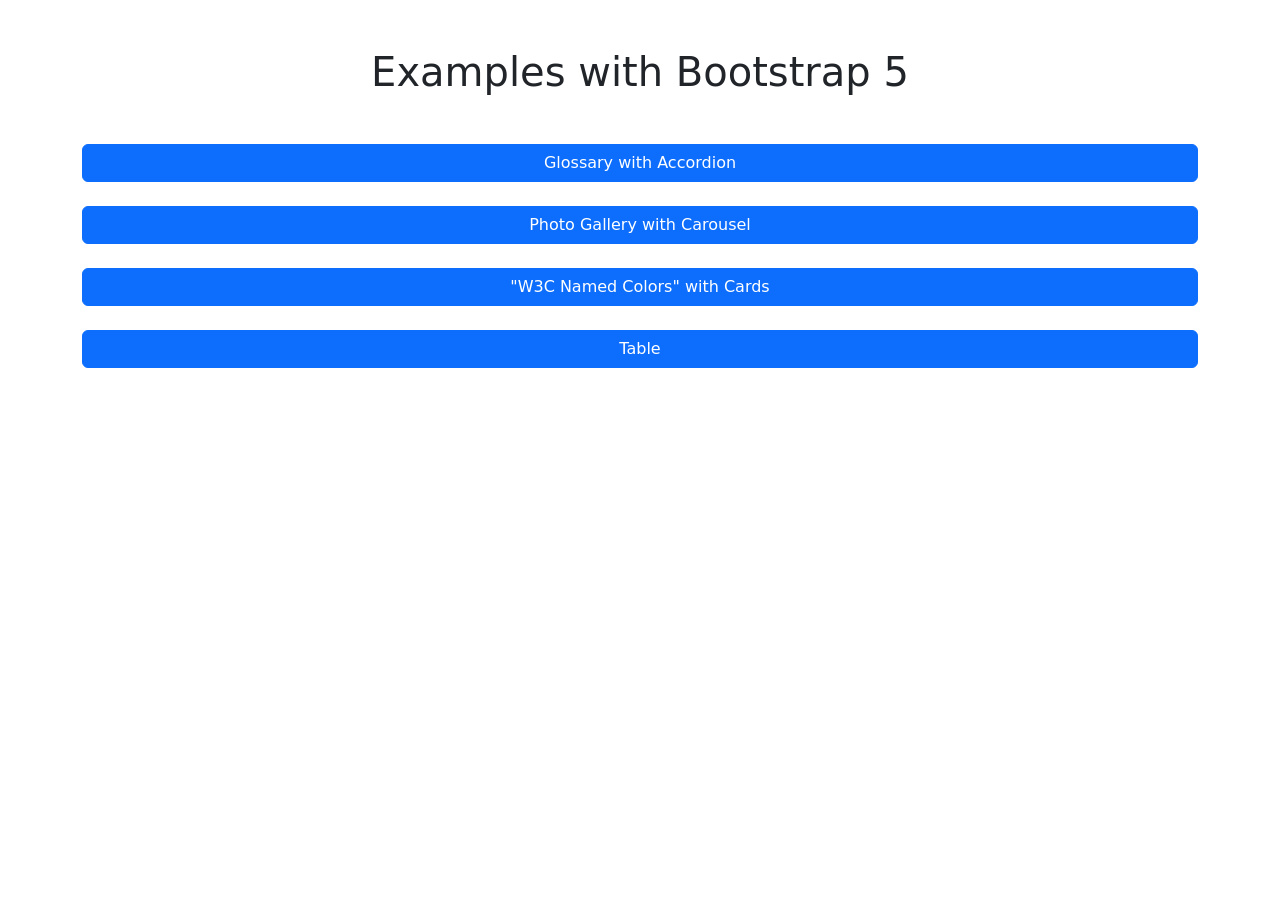
<file: docs/index.html>
<!DOCTYPE html>
<html lang="en">
    <head>
        <meta charset="utf-8" >
        <title>Bootstrap 5 Examples Without Custom JavaScript</title>
        <meta name="viewport" content="width=device-width, initial-scale=1">
        <!-- Include Bootstrap CSS + JS as described at https://getbootstrap.com/docs/5.3/getting-started/introduction/#quick-start -->
        <link href="https://cdn.jsdelivr.net/npm/bootstrap@5.3.8/dist/css/bootstrap.min.css"
              rel="stylesheet"
              integrity="sha384-sRIl4kxILFvY47J16cr9ZwB07vP4J8+LH7qKQnuqkuIAvNWLzeN8tE5YBujZqJLB"
              crossorigin="anonymous">
        <style>
                /* Rule to visualize the container width */
                /* .container-sm { background-color: yellow;} */
        </style>
    </head>
    <body>

        <div class="container-sm">

            <h1 class="text-center my-5">Examples with Bootstrap 5</h1><!-- my-5: margin top+bottom 3 -->

            <div class="d-grid gap-4">

                <a class="btn btn-primary"
                   href="examples/GlossaryWithAccordion.html">Glossary with Accordion</a>

                <a class="btn btn-primary"
                   href="examples/PhotoGalleryWithCarousel.html">Photo Gallery with Carousel</a>

                <a class="btn btn-primary"
                   href="examples/W3cNamedColorsCards.html">"W3C Named Colors" with Cards</a>

                <a class="btn btn-primary"
                   href="examples/Table.html">Table</a>

            </div>

            <!--
            <div class="row mt-5 text-center">
                <div class="d-block d-sm-none"           ><h3><b>Current breakpoint:</b> <code>extra small (xs)</code></h3></div>
                <div class="d-none d-sm-block d-md-none" ><h3><b>Current breakpoint:</b> <code>small (sm)</code></h3></div>
                <div class="d-none d-md-block d-lg-none" ><h3><b>Current breakpoint:</b> <code>medium (md)</code></h3></div>
                <div class="d-none d-lg-block d-xl-none" ><h3><b>Current breakpoint:</b> <code>large (lg)</code></h3></div>
                <div class="d-none d-xl-block"           ><h3><b>Current breakpoint:</b> <code>extra large (xl)</code></h3></div>
            </div>
            -->

        </div>

       <script src="https://cdn.jsdelivr.net/npm/bootstrap@5.3.8/dist/js/bootstrap.bundle.min.js"
               integrity="sha384-FKyoEForCGlyvwx9Hj09JcYn3nv7wiPVlz7YYwJrWVcXK/BmnVDxM+D2scQbITxI"
               crossorigin="anonymous"></script>
    </body>
</html>
</file>
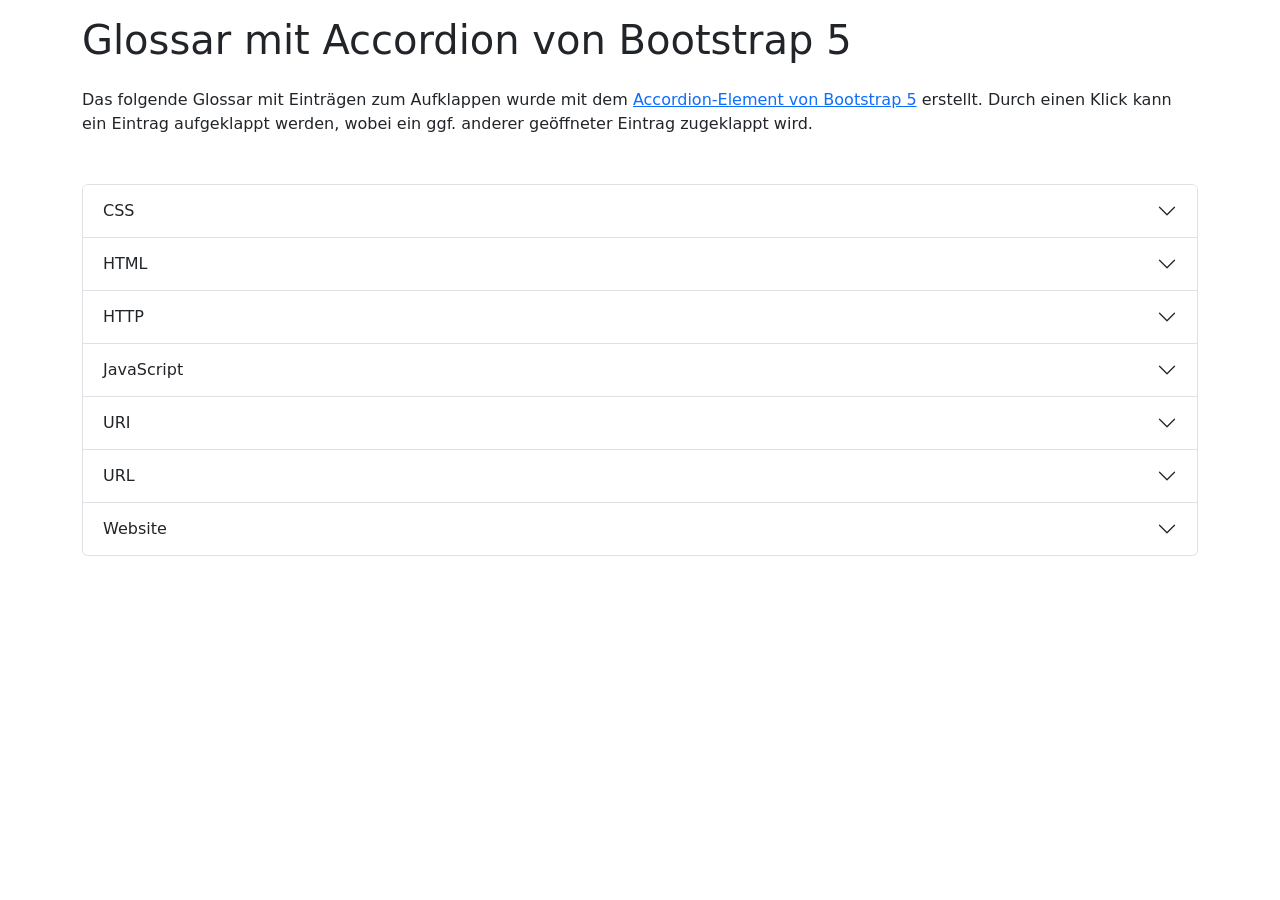
<file: docs/beispiele/GlossarMitAccordion.html>
<!DOCTYPE html>
<html lang="de">
    <head>
        <meta charset="utf-8" >
        <title>Bootstrap-Beispiel: Glossar</title>
        <meta name="viewport" content="width=device-width, initial-scale=1">
        <link href="https://cdn.jsdelivr.net/npm/bootstrap@5.3.2/dist/css/bootstrap.min.css" rel="stylesheet" integrity="sha384-T3c6CoIi6uLrA9TneNEoa7RxnatzjcDSCmG1MXxSR1GAsXEV/Dwwykc2MPK8M2HN" crossorigin="anonymous">
        <script src="https://cdn.jsdelivr.net/npm/bootstrap@5.3.2/dist/js/bootstrap.bundle.min.js" integrity="sha384-C6RzsynM9kWDrMNeT87bh95OGNyZPhcTNXj1NW7RuBCsyN/o0jlpcV8Qyq46cDfL" crossorigin="anonymous"></script>
        <style>
          <!--
              /* Regel um Breite von Container zu visualisieren */
              /* .container-sm { background-color: yellow; }  */
          -->
      </style>
    </head>
    <body>

        <div class="container-sm">

            <h1 class="mt-3 mb-4">Glossar mit Accordion von Bootstrap 5</h1>

            <p>
                Das folgende Glossar mit Einträgen zum Aufklappen wurde mit dem
                <a href="https://getbootstrap.com/docs/5.3/components/accordion/" target="_blank">Accordion-Element von Bootstrap 5</a>
                erstellt.
                Durch einen Klick kann ein Eintrag aufgeklappt werden, wobei ein ggf. anderer geöffneter Eintrag zugeklappt wird.
            </p>

            <div class="accordion my-5" id="accordionGlossar">

                <div class="accordion-item">
                  <h2 class="accordion-header">
                    <button class="accordion-button collapsed" type="button" data-bs-toggle="collapse" data-bs-target="#collapse-css" aria-expanded="false" aria-controls="collapse-css">
                      CSS
                    </button>
                  </h2>
                  <div id="collapse-css" class="accordion-collapse collapse" data-bs-parent="#accordionGlossar">
                    <div class="accordion-body">
                        <strong>Cascading Style Sheets.</strong> Deklarative Programmiersprache, mit der das Aussehen einer HTML-Seite definiert werden kann.
                    </div>
                  </div>
                </div>

                <div class="accordion-item">
                  <h2 class="accordion-header">
                    <button class="accordion-button collapsed" type="button" data-bs-toggle="collapse" data-bs-target="#collapse-html" aria-expanded="false" aria-controls="collapse-html">
                      HTML
                    </button>
                  </h2>
                  <div id="collapse-html" class="accordion-collapse collapse" data-bs-parent="#accordionGlossar">
                    <div class="accordion-body">
                        <strong>Hypertext Markup Language.</strong> Auszeichnungssprache, mit der die Struktur und der eigentliche Inhalt (v.a. Texte) einer Webseite definiert wird.
                    </div>
                  </div>
                </div>

                <div class="accordion-item">
                  <h2 class="accordion-header">
                    <button class="accordion-button collapsed" type="button" data-bs-toggle="collapse" data-bs-target="#collapse-http" aria-expanded="false" aria-controls="collapse-http">
                      HTTP
                    </button>
                  </h2>
                  <div id="collapse-http" class="accordion-collapse collapse" data-bs-parent="#accordionGlossar">
                    <div class="accordion-body">
                        <strong>Hypertext Transfer Protocol.</strong> Ein zustandsloses Protokoll auf der Anwendungsschicht, das u.a. zur Übertragung der Dateien von einer Web-Seite vom Server zum Browser verwendet wird.
                    </div>
                  </div>
                </div>

                <div class="accordion-item">
                    <h2 class="accordion-header">
                      <button class="accordion-button collapsed" type="button" data-bs-toggle="collapse" data-bs-target="#collapse-javascript" aria-expanded="false" aria-controls="collapse-javascript">
                        JavaScript
                      </button>
                    </h2>
                    <div id="collapse-javascript" class="accordion-collapse collapse" data-bs-parent="#accordionGlossar">
                      <div class="accordion-body">
                        <strong>Programmiersprache.</strong> Mit JavaScript kann Code in eine Webseite eingebettet werden, der im Browser ausgeführt wird.
                      </div>
                    </div>
                </div>

                <div class="accordion-item">
                    <h2 class="accordion-header">
                      <button class="accordion-button collapsed" type="button" data-bs-toggle="collapse" data-bs-target="#collapse-uri" aria-expanded="false" aria-controls="collapse-uri">
                        URI
                      </button>
                    </h2>
                    <div id="collapse-uri" class="accordion-collapse collapse" data-bs-parent="#accordionGlossar">
                      <div class="accordion-body">
                        <strong>Uniform Resource Identifier.</strong> Zeichenkette zur eindeutigen Definition einer Ressource; URLs sind ein Speziallfall von URIs.
                      </div>
                    </div>
                </div>

                <div class="accordion-item">
                    <h2 class="accordion-header">
                      <button class="accordion-button collapsed" type="button" data-bs-toggle="collapse" data-bs-target="#collapse-url" aria-expanded="false" aria-controls="collapse-url">
                        URL
                      </button>
                    </h2>
                    <div id="collapse-url" class="accordion-collapse collapse" data-bs-parent="#accordionGlossar">
                      <div class="accordion-body">
                        <strong>Uniform Resource Locator.</strong> Ein Speziallfall einer URI, der auch die Information beinhaltet, wo man die Ressource herbekommt.
                        URLs sind das, was man in die Adresszeile eine Browsers normalerweise eingibt, um eine bestimmte Webseite aufzurufen.
                      </div>
                    </div>
                </div>

                <div class="accordion-item">
                    <h2 class="accordion-header">
                      <button class="accordion-button collapsed" type="button" data-bs-toggle="collapse" data-bs-target="#collapse-website" aria-expanded="false" aria-controls="collapse-website">
                        Website
                      </button>
                    </h2>
                    <div id="collapse-website" class="accordion-collapse collapse" data-bs-parent="#accordionGlossar">
                      <div class="accordion-body">
                        <strong>Sammlung von Web-Seiten.</strong> Eine Website besteht aus einer oder mehreren Web-Seiten (HTML-Dokumente)
                        und kann unter einer bestimmten URL (oftmals eine Domain) abgerufen werden.
                      </div>
                    </div>
                </div>

                <!--
                    Für jedes weitere Accordion-Element muss eine eindeutige ID für "div > div" vergeben werden.
                    Diese ID muss in "div > h2 > button" für die Attribute "data-bas-target" und "aria-controls"
                    als Wert eingetragen werden, wobei bei "data-bas-target" noch das "#" voranzustellen ist.
                 -->


                <!--
                <div class="row mt-5 text-center">
                  <div class="d-block d-sm-none"           ><h3><b>Aktuelle Größenstufe:</b> <code>extra small (xs)</code></h3></div>
                  <div class="d-none d-sm-block d-md-none" ><h3><b>Aktuelle Größenstufe:</b> <code>small (sm)</code></h3></div>
                  <div class="d-none d-md-block d-lg-none" ><h3><b>Aktuelle Größenstufe:</b> <code>medium (md)</code></h3></div>
                  <div class="d-none d-lg-block d-xl-none" ><h3><b>Aktuelle Größenstufe:</b> <code>large (lg)</code></h3></div>
                  <div class="d-none d-xl-block"           ><h3><b>Aktuelle Größenstufe:</b> <code>extra large (xl)</code></h3></div>
                </div>
                -->

            </div>

        </div>

    </body>
</html>
</file>
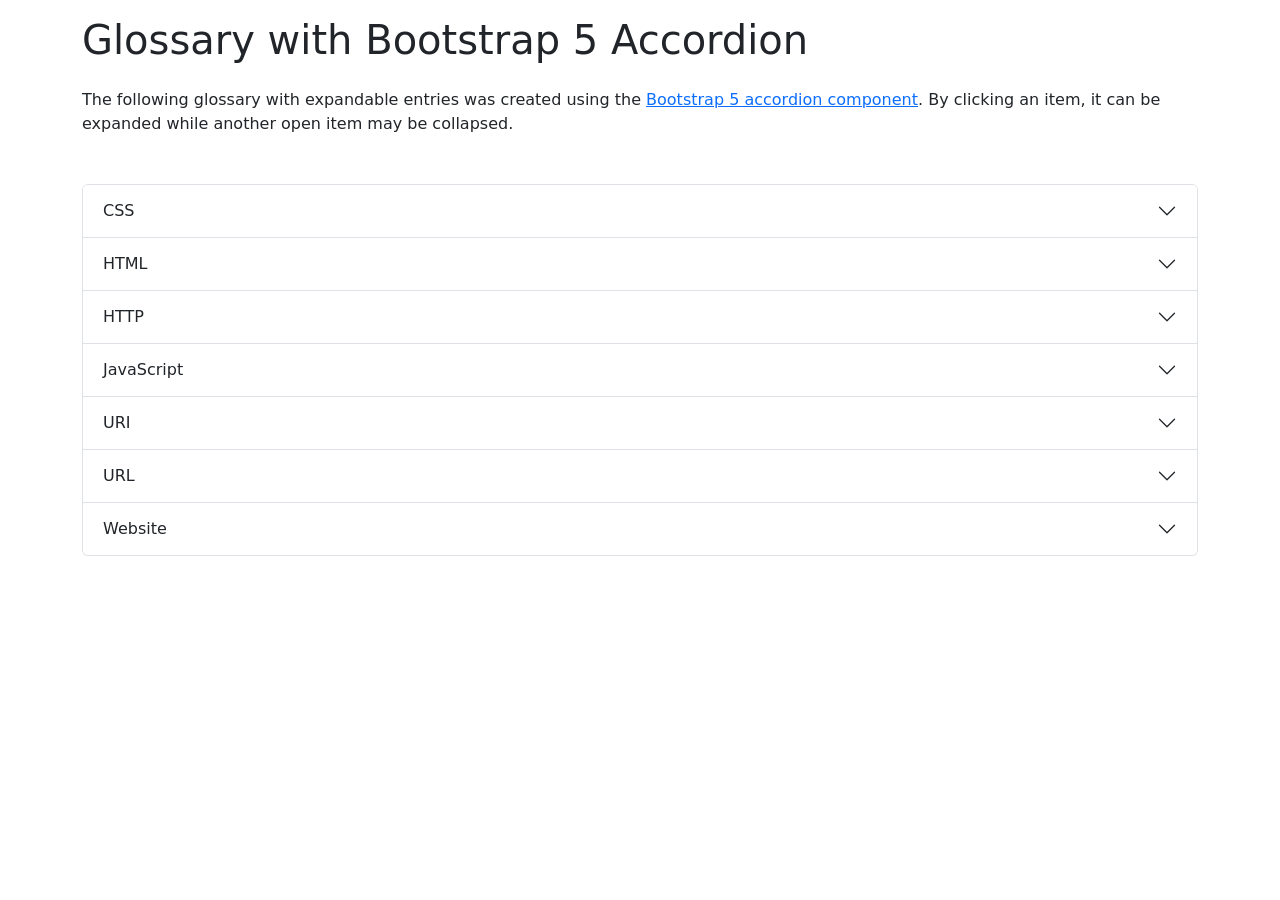
<file: docs/examples/GlossaryWithAccordion.html>
<!DOCTYPE html>
<html lang="en">
    <head>
        <meta charset="utf-8" >
        <title>Bootstrap Example: Glossary</title>
        <meta name="viewport" content="width=device-width, initial-scale=1">
        <link href="https://cdn.jsdelivr.net/npm/bootstrap@5.3.8/dist/css/bootstrap.min.css"
              rel="stylesheet"
              integrity="sha384-sRIl4kxILFvY47J16cr9ZwB07vP4J8+LH7qKQnuqkuIAvNWLzeN8tE5YBujZqJLB"
              crossorigin="anonymous">
        <style>
        <!--
              /* Rule to visualize the width of the container */
              /* .container-sm { background-color: yellow; }  */
          -->
      </style>
    </head>
    <body>

        <div class="container-sm">

            <h1 class="mt-3 mb-4">Glossary with Bootstrap 5 Accordion</h1>

            <p>
                The following glossary with expandable entries was created using the
                <a href="https://getbootstrap.com/docs/5.3/components/accordion/" target="_blank">Bootstrap 5 accordion component</a>.
                By clicking an item, it can be expanded while another open item may be collapsed.
            </p>

            <div class="accordion my-5" id="accordionGlossar">

                <div class="accordion-item">
                  <h2 class="accordion-header">
                    <button class="accordion-button collapsed" 
                            type="button" 
                            data-bs-toggle="collapse" 
                            data-bs-target="#collapse-css" 
                            aria-expanded="false" 
                            aria-controls="collapse-css">
                      CSS
                    </button>
                  </h2>
                  <div id="collapse-css" class="accordion-collapse collapse" data-bs-parent="#accordionGlossar">
                    <div class="accordion-body">
                        <strong>Cascading Style Sheets.</strong>
                        A declarative programming language used to define the appearance of an HTML page.
                    </div>
                  </div>
                </div>

                <div class="accordion-item">
                  <h2 class="accordion-header">
                    <button class="accordion-button collapsed" 
                            type="button" 
                            data-bs-toggle="collapse" 
                            data-bs-target="#collapse-html" 
                            aria-expanded="false" 
                            aria-controls="collapse-html">
                      HTML
                    </button>
                  </h2>
                  <div id="collapse-html" class="accordion-collapse collapse" data-bs-parent="#accordionGlossar">
                    <div class="accordion-body">
                        <strong>Hypertext Markup Language.</strong>
                        A markup language used to define the structure and actual content (especially text) of a web page.
                    </div>
                  </div>
                </div>

                <div class="accordion-item">
                  <h2 class="accordion-header">
                    <button class="accordion-button collapsed" 
                            type="button" 
                            data-bs-toggle="collapse" 
                            data-bs-target="#collapse-http" 
                            aria-expanded="false" 
                            aria-controls="collapse-http">
                      HTTP
                    </button>
                  </h2>
                  <div id="collapse-http" class="accordion-collapse collapse" data-bs-parent="#accordionGlossar">
                    <div class="accordion-body">
                        <strong>Hypertext Transfer Protocol.</strong>
                        A stateless application-layer protocol used, among other things, to transfer files from a website's server to the browser.
                    </div>
                  </div>
                </div>

                <div class="accordion-item">
                    <h2 class="accordion-header">
                      <button class="accordion-button collapsed" 
                              type="button" 
                              data-bs-toggle="collapse" 
                              data-bs-target="#collapse-javascript" 
                              aria-expanded="false" 
                              aria-controls="collapse-javascript">
                        JavaScript
                      </button>
                    </h2>
                    <div id="collapse-javascript" class="accordion-collapse collapse" data-bs-parent="#accordionGlossar">
                      <div class="accordion-body">
                        <strong>Programming language.</strong>
                        JavaScript can be embedded in a web page to run code directly in the browser.
                      </div>
                    </div>
                </div>

                <div class="accordion-item">
                    <h2 class="accordion-header">
                      <button class="accordion-button collapsed" 
                              type="button" 
                              data-bs-toggle="collapse"   
                              data-bs-target="#collapse-uri" 
                              aria-expanded="false" 
                              aria-controls="collapse-uri">
                        URI
                      </button>
                    </h2>
                    <div id="collapse-uri" class="accordion-collapse collapse" data-bs-parent="#accordionGlossar">
                      <div class="accordion-body">
                        <strong>Uniform Resource Identifier.</strong>
                        A string used to uniquely identify a resource; URLs are a special case of URIs.
                      </div>
                    </div>
                </div>

                <div class="accordion-item">
                    <h2 class="accordion-header">
                      <button class="accordion-button collapsed" 
                              type="button" 
                              data-bs-toggle="collapse" 
                              data-bs-target="#collapse-url" 
                              aria-expanded="false" 
                              aria-controls="collapse-url">
                        URL
                      </button>
                    </h2>
                    <div id="collapse-url" class="accordion-collapse collapse" data-bs-parent="#accordionGlossar">
                      <div class="accordion-body">
                        <strong>Uniform Resource Locator.</strong>
                        A special case of a URI that also contains information about where to obtain the resource.
                        URLs are what is usually entered in a browser's address bar to open a specific website.
                      </div>
                    </div>
                </div>

                <div class="accordion-item">
                    <h2 class="accordion-header">
                      <button class="accordion-button collapsed" 
                              type="button" 
                              data-bs-toggle="collapse" 
                              data-bs-target="#collapse-website" 
                              aria-expanded="false" 
                              aria-controls="collapse-website">
                        Website
                      </button>
                    </h2>
                    <div id="collapse-website" class="accordion-collapse collapse" data-bs-parent="#accordionGlossar">
                      <div class="accordion-body">
                        <strong>Collection of web pages.</strong>
                        A website consists of one or more web pages (HTML documents)
                        and can be accessed under a specific URL (often a domain).
                      </div>
                    </div>
                </div>

                <!--
                    For each additional accordion item, a unique ID must be assigned to the "div > div" element.
                    This ID must be entered as the value for the "data-bs-target" and "aria-controls" attributes in "div > h2 > button",
                    with a preceding "#" for "data-bs-target".
                 -->


                <!--
                <div class="row my-4 text-center">
                    <div class="d-block d-sm-none"           ><strong>Current breakpoint:</strong> <code>extra small (xs)</code></div>
                    <div class="d-none d-sm-block d-md-none" ><strong>Current breakpoint:</strong> <code>small (sm)</code></div>
                    <div class="d-none d-md-block d-lg-none" ><strong>Current breakpoint:</strong> <code>medium (md)</code></div>
                    <div class="d-none d-lg-block d-xl-none" ><strong>Current breakpoint:</strong> <code>large (lg)</code></div>
                    <div class="d-none d-xl-block"           ><strong>Current breakpoint:</strong> <code>extra large (xl)</code></div>
                </div>
                -->

            </div>

        </div>

       <script src="https://cdn.jsdelivr.net/npm/bootstrap@5.3.8/dist/js/bootstrap.bundle.min.js"
               integrity="sha384-FKyoEForCGlyvwx9Hj09JcYn3nv7wiPVlz7YYwJrWVcXK/BmnVDxM+D2scQbITxI"
               crossorigin="anonymous"></script>
    </body>
</html>
</file>
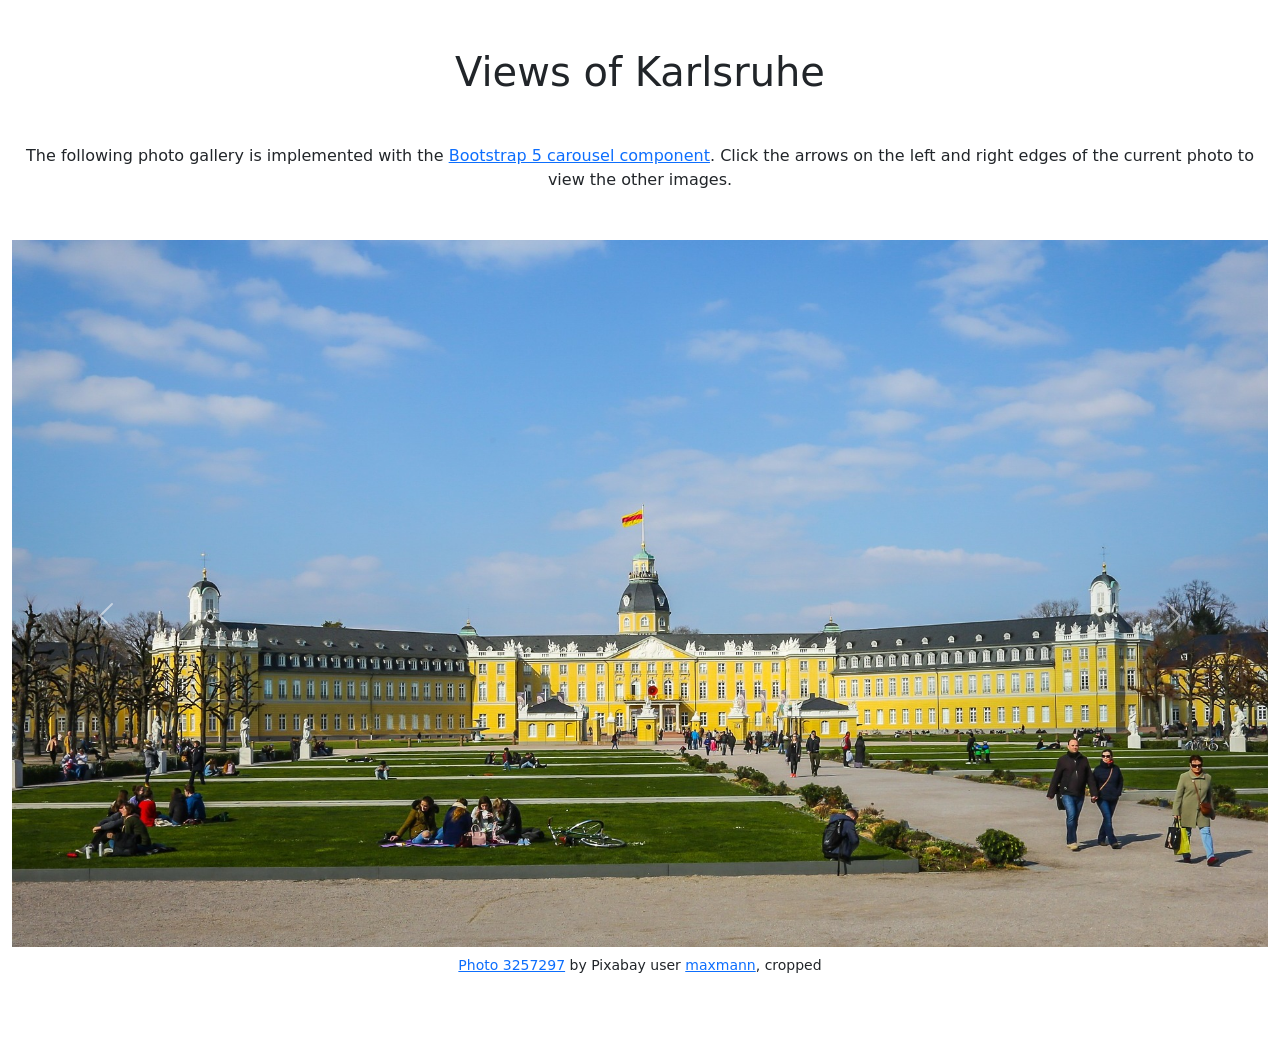
<file: docs/examples/PhotoGalleryWithCarousel.html>
<!DOCTYPE html>
<html lang="en">
    <head>
        <meta charset="utf-8" >
        <title>Bootstrap Example: Views of Karlsruhe</title>
        <meta name="viewport" content="width=device-width, initial-scale=1">
        <link href="https://cdn.jsdelivr.net/npm/bootstrap@5.3.8/dist/css/bootstrap.min.css"
              rel="stylesheet"
              integrity="sha384-sRIl4kxILFvY47J16cr9ZwB07vP4J8+LH7qKQnuqkuIAvNWLzeN8tE5YBujZqJLB"
              crossorigin="anonymous">
    </head>
    <body>

        <div class="container-xxl text-center"><!-- container-xxl: maximum width of 1320px -->

            <h1 class="my-5">Views of Karlsruhe</h1><!-- my-5: margin top and bottom 5 -->

            <p>
                The following photo gallery is implemented with the
                <a href="https://getbootstrap.com/docs/5.3/components/carousel/"
                   target="_blank">Bootstrap 5 carousel component</a>.
                Click the arrows on the left and right edges of the current photo to view the other images.
            </p>

            <div id="carouselwithImages" class="carousel slide my-5">

                <div class="carousel-inner">

                  <div class="carousel-item active">
                    <img src="images-KA/image_1.jpg" class="d-block w-100" alt="Image 1">
                    <p class="text-center mt-2 small">
                        <a href="https://pixabay.com/images/id-3257297" target="_blank">Photo 3257297</a>
                        by Pixabay user
                        <a href="https://pixabay.com/users/maxmann-665103/" target="_blank">maxmann</a>,
                        cropped
                    </p>
                  </div>

                  <div class="carousel-item">
                    <img src="images-KA/image_2.jpg" class="d-block w-100" alt="Image 2">
                    <p class="text-center mt-2 small">
                        <a href="https://pixabay.com/images/id-4400662/" target="_blank">Photo 4400662</a>
                        by Pixabay user
                        <a href="https://pixabay.com/users/mylene2401-10328767/" target="_blank">Mylene2401</a>
                    </p>
                  </div>

                  <div class="carousel-item">
                    <img src="images-KA/image_3.jpg" class="d-block w-100" alt="Image 3">
                    <p class="text-center mt-2 small">
                        <a href="https://pixabay.com/images/id-2521891/" target="_blank">Photo 2521891</a>
                        by Pixabay user
                        <a href="https://pixabay.com/users/dlohner-4631193/" target="_blank">dlohner</a>,
                        height stretched by 2px
                    </p>
                  </div>

                </div><!-- carousel-inner -->

                <button class="carousel-control-prev" type="button" data-bs-target="#carouselwithImages" data-bs-slide="prev">
                  <span class="carousel-control-prev-icon" aria-hidden="true"></span>
                  <span class="visually-hidden">Previous</span>
                </button>
                <button class="carousel-control-next" type="button" data-bs-target="#carouselwithImages" data-bs-slide="next">
                  <span class="carousel-control-next-icon" aria-hidden="true"></span>
                  <span class="visually-hidden">Next</span>
                </button>

            </div>

        </div>

       <script src="https://cdn.jsdelivr.net/npm/bootstrap@5.3.8/dist/js/bootstrap.bundle.min.js"
               integrity="sha384-FKyoEForCGlyvwx9Hj09JcYn3nv7wiPVlz7YYwJrWVcXK/BmnVDxM+D2scQbITxI"
               crossorigin="anonymous"></script>
    </body>
</html>
</file>
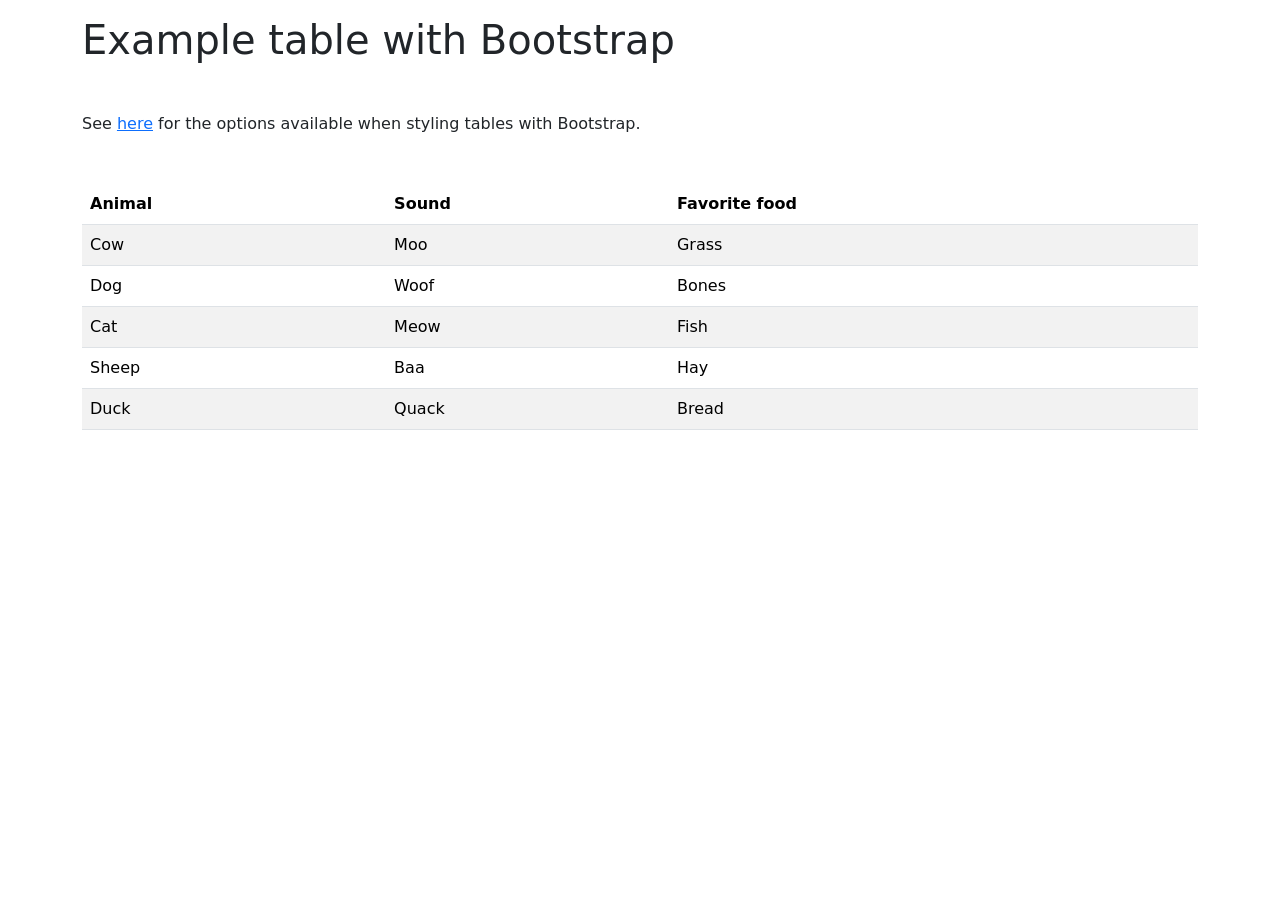
<file: docs/examples/Table.html>
<!DOCTYPE html>
<html lang="en">
    <head>
        <meta charset="utf-8" >
        <title>Bootstrap Example: Table</title>
        <meta name="viewport" content="width=device-width, initial-scale=1">
        <link href="https://cdn.jsdelivr.net/npm/bootstrap@5.3.8/dist/css/bootstrap.min.css"
              rel="stylesheet"
              integrity="sha384-sRIl4kxILFvY47J16cr9ZwB07vP4J8+LH7qKQnuqkuIAvNWLzeN8tE5YBujZqJLB"
              crossorigin="anonymous">
        <style>
          <!--
              /* Rule to visualize the width of the container */
              /* .container-md { background-color: yellow; } */
          -->
        </style>
    </head>
    <body>

        <div class="container-md">

            <h1 class="mt-3 mb-5">Example table with Bootstrap</h1>

            <p class="mb-5">
                See <a href="https://getbootstrap.com/docs/5.3/content/tables/" target="_blank">here</a>
                for the options available when styling tables with Bootstrap.
            </p>

            <table class="table table-striped">
                <thead>
                    <tr>
                        <th scope="col">Animal</th>
                        <th scope="col">Sound</th>
                        <th scope="col">Favorite food</th>
                    </tr>
                </thead>
                <tbody>
                    <tr>
                        <td>Cow</td>
                        <td>Moo</td>
                        <td>Grass</td>
                    </tr>
                    <tr>
                        <td>Dog</td>
                        <td>Woof</td>
                        <td>Bones</td>
                    </tr>
                    <tr>
                        <td>Cat</td>
                        <td>Meow</td>
                        <td>Fish</td>
                    </tr>
                    <tr>
                        <td>Sheep</td>
                        <td>Baa</td>
                        <td>Hay</td>
                    </tr>
                    <tr>
                        <td>Duck</td>
                        <td>Quack</td>
                        <td>Bread</td>
                    </tr>
                </tbody>
            </table>

        </div>

       <script src="https://cdn.jsdelivr.net/npm/bootstrap@5.3.8/dist/js/bootstrap.bundle.min.js"
               integrity="sha384-FKyoEForCGlyvwx9Hj09JcYn3nv7wiPVlz7YYwJrWVcXK/BmnVDxM+D2scQbITxI"
               crossorigin="anonymous"></script>
    </body>
</html>
</file>
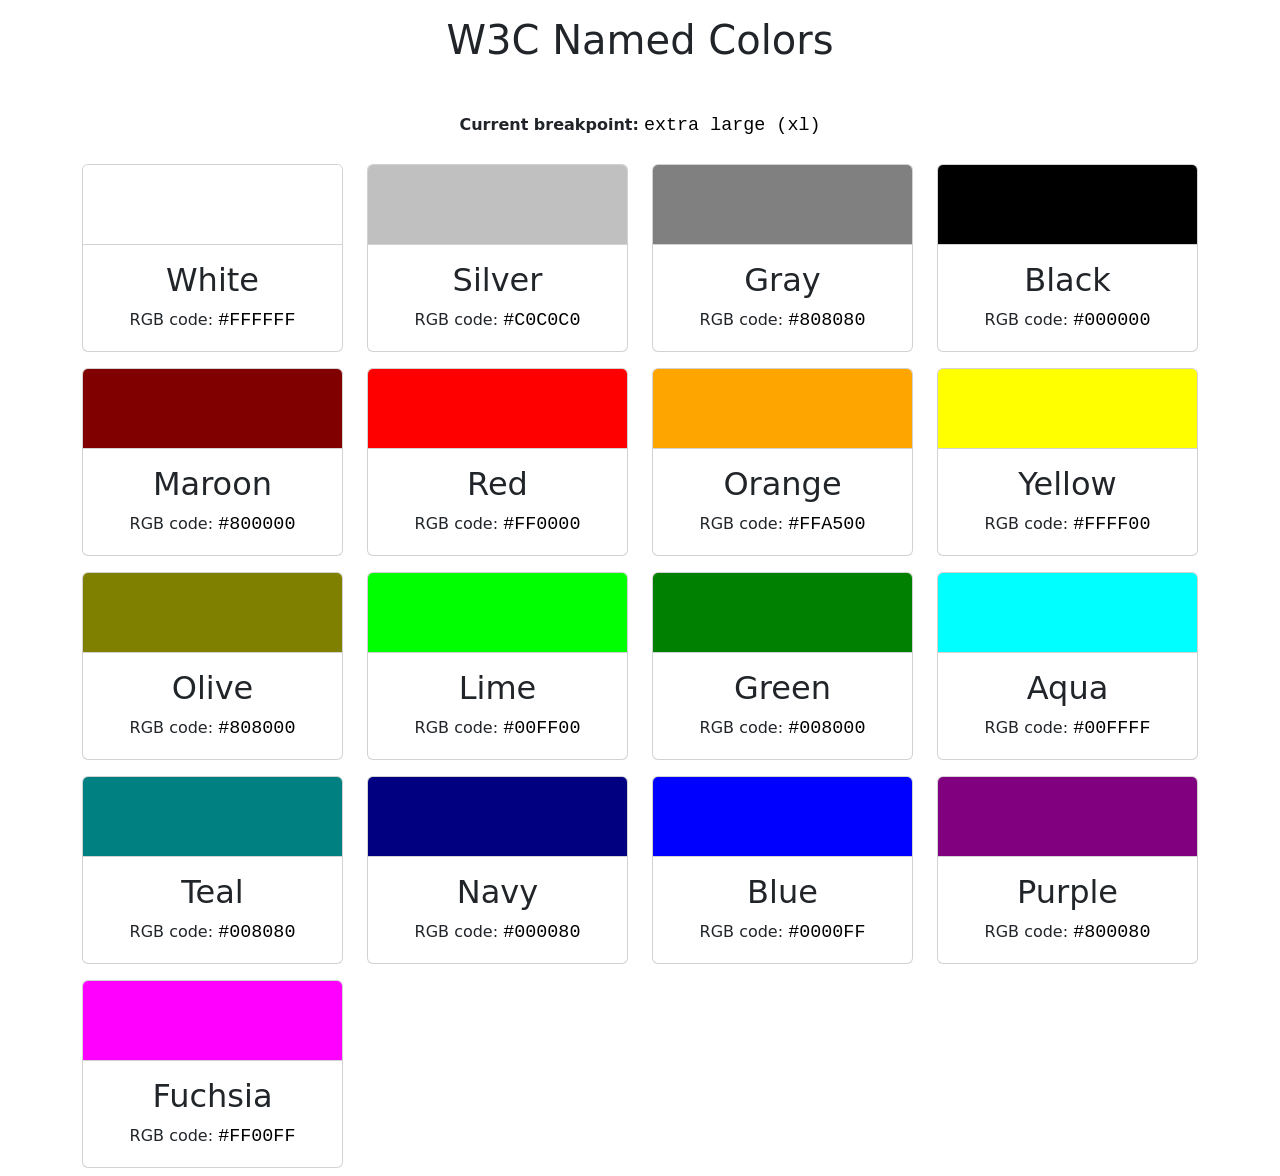
<file: docs/examples/W3cNamedColorsCards.html>
<!DOCTYPE html>
<html lang="en">
    <head>
        <meta charset="utf-8" >
        <title>W3C Named Colors with Bootstrap Cards</title>
        <meta name="viewport" content="width=device-width, initial-scale=1">
        <link href="https://cdn.jsdelivr.net/npm/bootstrap@5.3.8/dist/css/bootstrap.min.css"
              rel="stylesheet"
              integrity="sha384-sRIl4kxILFvY47J16cr9ZwB07vP4J8+LH7qKQnuqkuIAvNWLzeN8tE5YBujZqJLB"
              crossorigin="anonymous">
        <link rel="stylesheet" href="W3cNamedColorsCards.css">
    </head>
    <body>

        <div class="container-sm text-center">

            <h1 class="mt-3 mb-5">W3C Named Colors</h1>

            <div class="row my-4 text-center">
                <div class="d-block d-sm-none"           ><strong>Current breakpoint:</strong> <code>extra small (xs)</code></div>
                <div class="d-none d-sm-block d-md-none" ><strong>Current breakpoint:</strong> <code>small (sm)</code></div>
                <div class="d-none d-md-block d-lg-none" ><strong>Current breakpoint:</strong> <code>medium (md)</code></div>
                <div class="d-none d-lg-block d-xl-none" ><strong>Current breakpoint:</strong> <code>large (lg)</code></div>
                <div class="d-none d-xl-block"           ><strong>Current breakpoint:</strong> <code>extra large (xl)</code></div>
            </div>

            <div class="row"><!-- Start row 1 -->

                <div class="col-lg-3 col-md-6 col-sm-12 mb-2">
                    <div class="card">
                        <div class="color-surface color-white card-img-top"></div><!-- card-img-top for rounded corners at the top -->
                        <div class="card-body">
                            <h2 class="card-title">White</h2>
                            <p class="card-text">RGB code: <code>#FFFFFF</code></p>
                        </div>
                    </div>
                </div>

                <div class="col-lg-3 col-md-6 col-sm-12 mb-2">
                    <div class="card">
                        <div class="color-surface color-silver card-img-top"></div>
                        <div class="card-body">
                            <h2 class="card-title">Silver</h2>
                            <p class="card-text">RGB code: <code>#C0C0C0</code></p>
                        </div>
                    </div>
                </div>

                <div class="col-lg-3 col-md-6 col-sm-12 mb-2">
                    <div class="card">
                        <div class="color-surface color-gray card-img-top"></div>
                        <div class="card-body">
                            <h2 class="card-title">Gray</h2>
                            <p class="card-text">RGB code: <code>#808080</code></p>
                        </div>
                    </div>
                </div>

                <div class="col-lg-3 col-md-6 col-sm-12 mb-2">
                    <div class="card">
                        <div class="color-surface color-black card-img-top"></div>
                        <div class="card-body">
                            <h2 class="card-title">Black</h2>
                            <p class="card-text">RGB code: <code>#000000</code></p>
                        </div>
                    </div>
                </div>

            </div><!-- End row 1 -->


            <div class="row mt-2"><!-- Start row 2 -->

                <div class="col-lg-3 col-md-6 col-sm-12 mb-2">
                    <div class="card">
                        <div class="color-surface color-maroon card-img-top"></div><!-- card-img-top for rounded corners at the top -->
                        <div class="card-body">
                            <h2 class="card-title">Maroon</h2>
                            <p class="card-text">RGB code: <code>#800000</code></p>
                        </div>
                    </div>
                </div>

                <div class="col-lg-3 col-md-6 col-sm-12 mb-2">
                    <div class="card">
                        <div class="color-surface color-red card-img-top"></div>
                        <div class="card-body">
                            <h2 class="card-title">Red</h2>
                            <p class="card-text">RGB code: <code>#FF0000</code></p>
                        </div>
                    </div>
                </div>

                <div class="col-lg-3 col-md-6 col-sm-12 mb-2">
                    <div class="card">
                        <div class="color-surface color-orange card-img-top"></div>
                        <div class="card-body">
                            <h2 class="card-title">Orange</h2>
                            <p class="card-text">RGB code: <code>#FFA500</code></p>
                        </div>
                    </div>
                </div>

                <div class="col-lg-3 col-md-6 col-sm-12 mb-2">
                    <div class="card">
                        <div class="color-surface color-yellow card-img-top"></div>
                        <div class="card-body">
                            <h2 class="card-title">Yellow</h2>
                            <p class="card-text">RGB code: <code>#FFFF00</code></p>
                        </div>
                    </div>
                </div>

            </div><!-- End row 2 -->


            <div class="row mt-2"><!-- Start row 3 -->

                <div class="col-lg-3 col-md-6 col-sm-12 mb-2">
                    <div class="card">
                        <div class="color-surface color-olive card-img-top"></div><!-- card-img-top for rounded corners at the top -->
                        <div class="card-body">
                            <h2 class="card-title">Olive</h2>
                            <p class="card-text">RGB code: <code>#808000</code></p>
                        </div>
                    </div>
                </div>

                <div class="col-lg-3 col-md-6 col-sm-12 mb-2">
                    <div class="card">
                        <div class="color-surface color-lime card-img-top"></div>
                        <div class="card-body">
                            <h2 class="card-title">Lime</h2>
                            <p class="card-text">RGB code: <code>#00FF00</code></p>
                        </div>
                    </div>
                </div>

                <div class="col-lg-3 col-md-6 col-sm-12 mb-2">
                    <div class="card">
                        <div class="color-surface color-green card-img-top"></div>
                        <div class="card-body">
                            <h2 class="card-title">Green</h2>
                            <p class="card-text">RGB code: <code>#008000</code></p>
                        </div>
                    </div>
                </div>

                <div class="col-lg-3 col-md-6 col-sm-12 mb-2">
                    <div class="card">
                        <div class="color-surface color-aqua card-img-top"></div>
                        <div class="card-body">
                            <h2 class="card-title">Aqua</h2>
                            <p class="card-text">RGB code: <code>#00FFFF</code></p>
                        </div>
                    </div>
                </div>

            </div><!-- End row 3 -->


            <div class="row mt-2"><!-- Start row 4 -->

                <div class="col-lg-3 col-md-6 col-sm-12 mb-2">
                    <div class="card">
                        <div class="color-surface color-teal card-img-top"></div><!-- card-img-top for rounded corners at the top -->
                        <div class="card-body">
                            <h2 class="card-title">Teal</h2>
                            <p class="card-text">RGB code: <code>#008080</code></p>
                        </div>
                    </div>
                </div>

                <div class="col-lg-3 col-md-6 col-sm-12 mb-2">
                    <div class="card">
                        <div class="color-surface color-navy card-img-top"></div>
                        <div class="card-body">
                            <h2 class="card-title">Navy</h2>
                            <p class="card-text">RGB code: <code>#000080</code></p>
                        </div>
                    </div>
                </div>

                <div class="col-lg-3 col-md-6 col-sm-12 mb-2">
                    <div class="card">
                        <div class="color-surface color-blue card-img-top"></div>
                        <div class="card-body">
                            <h2 class="card-title">Blue</h2>
                            <p class="card-text">RGB code: <code>#0000FF</code></p>
                        </div>
                    </div>
                </div>

                <div class="col-lg-3 col-md-6 col-sm-12 mb-2">
                    <div class="card">
                        <div class="color-surface color-purple card-img-top"></div>
                        <div class="card-body">
                            <h2 class="card-title">Purple</h2>
                            <p class="card-text">RGB code: <code>#800080</code></p>
                        </div>
                    </div>
                </div>

            </div><!-- End row 4 -->


            <div class="row mt-2"><!-- Start row 5 -->

                <div class="col-lg-3 col-md-6 col-sm-12 mb-2">
                    <div class="card">
                        <div class="color-surface color-fuchsia card-img-top"></div><!-- card-img-top for rounded corners at the top -->
                        <div class="card-body">
                            <h2 class="card-title">Fuchsia</h2>
                            <p class="card-text">RGB code: <code>#FF00FF</code></p>
                        </div>
                    </div>
                </div>

            </div><!-- End row 5 -->

        </div>

       <script src="https://cdn.jsdelivr.net/npm/bootstrap@5.3.8/dist/js/bootstrap.bundle.min.js"
               integrity="sha384-FKyoEForCGlyvwx9Hj09JcYn3nv7wiPVlz7YYwJrWVcXK/BmnVDxM+D2scQbITxI"
               crossorigin="anonymous"></script>

    </body>
</html>
</file>
<file: docs/examples/W3cNamedColorsCards.css>
code {
    font-size: 115%;
    color    : black;
}

.color-surface {
    height       : 5rem;
    border-bottom: 1px solid lightgrey;
}

.color-white   { background-color: white;   }
.color-silver  { background-color: silver;  }
.color-gray    { background-color: gray;    }
.color-black   { background-color: black;   }

.color-maroon  { background-color: maroon;  }
.color-red     { background-color: red;     }
.color-orange  { background-color: orange;  }
.color-yellow  { background-color: yellow;  }

.color-olive   { background-color: olive;   }
.color-lime    { background-color: lime;    }
.color-green   { background-color: green;   }
.color-aqua    { background-color: aqua;    }

.color-teal    { background-color: teal;    }
.color-navy    { background-color: navy;    }
.color-blue    { background-color: blue;    }
.color-purple  { background-color: purple;  }

.color-fuchsia { background-color: fuchsia; }
</file>
